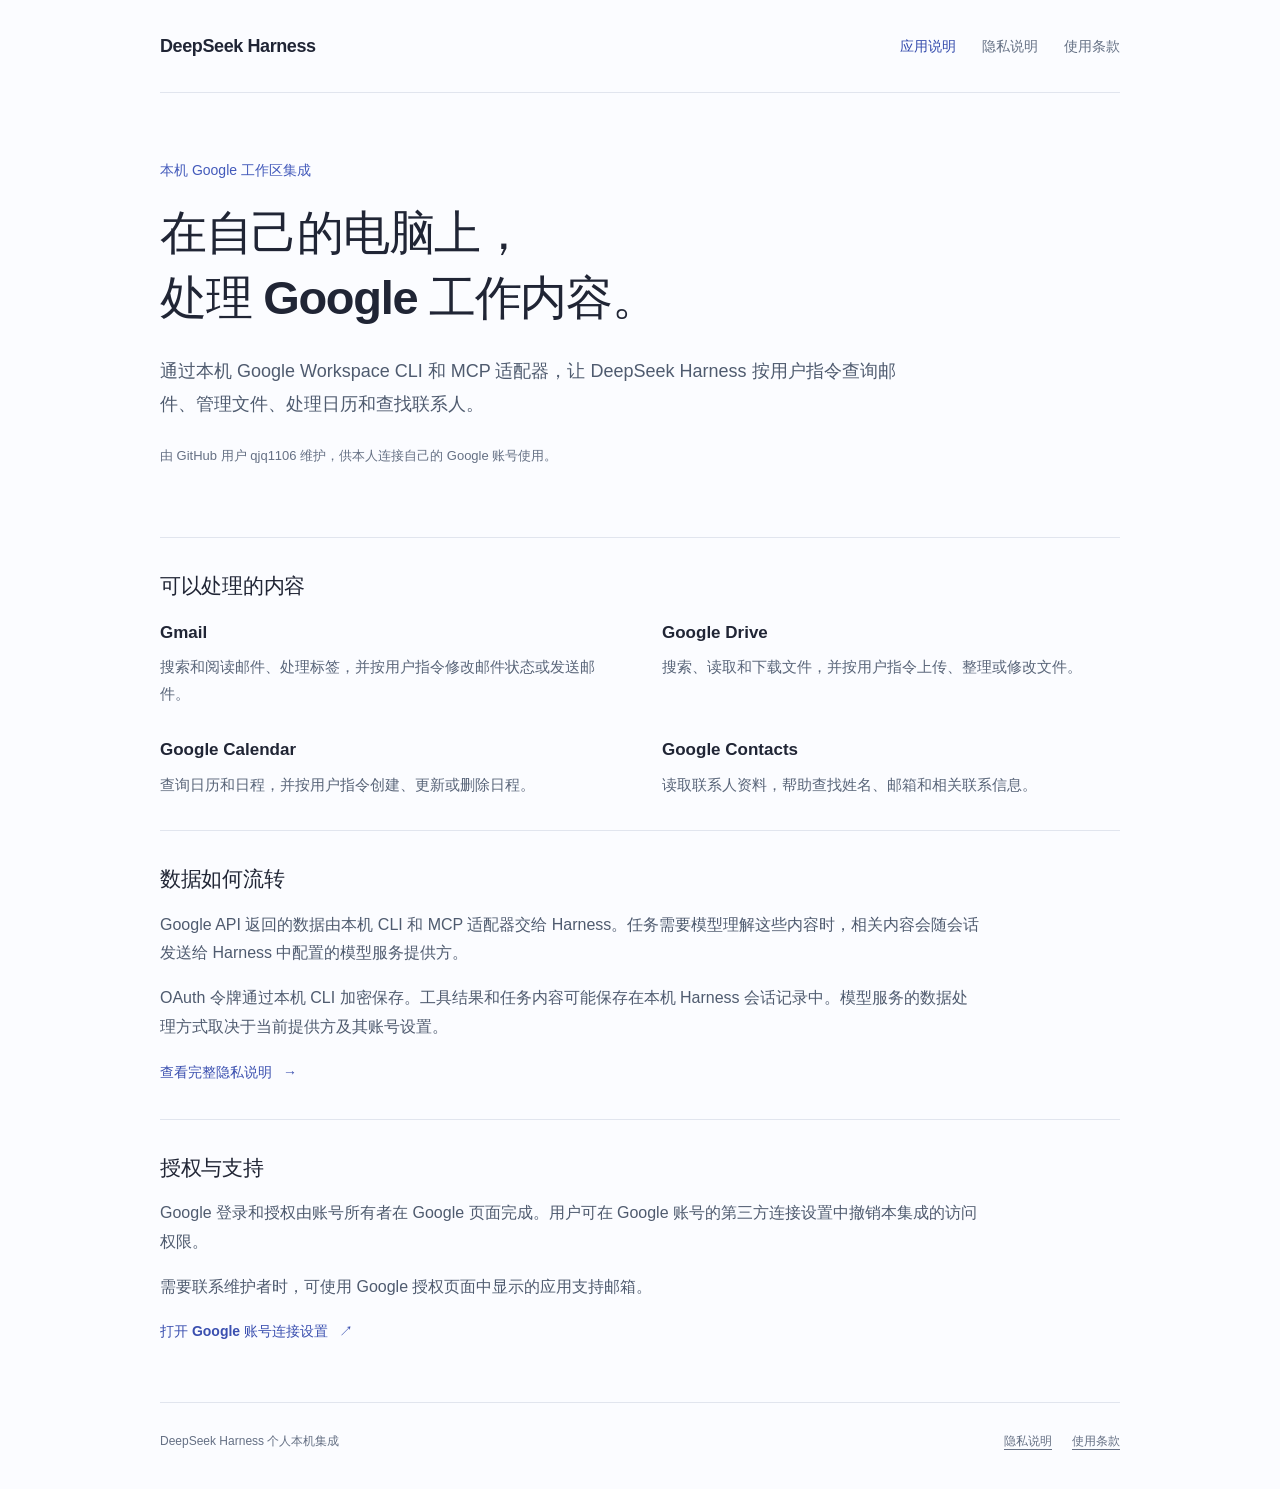
<file: index.html>
<!doctype html>
<html lang="zh-CN">
<head>
  <meta charset="utf-8">
  <meta name="viewport" content="width=device-width, initial-scale=1">
  <meta name="google-site-verification" content="1TiENGOuxRQrVA6I0W_1LxdgmCmtkkkemmVEjH2wbAE">
  <meta name="description" content="DeepSeek Harness 个人本机 Google 工作区集成的功能、权限和数据处理说明。">
  <title>DeepSeek Harness · 本机 Google 工作区集成</title>
  <link rel="stylesheet" href="styles.css">
</head>
<body>
  <a class="skip" href="#main">跳到正文</a>
  <header class="header wrap">
    <a class="brand" href="index.html">DeepSeek Harness</a>
    <nav aria-label="页面导航">
      <a href="index.html" aria-current="page">应用说明</a>
      <a href="privacy.html">隐私说明</a>
      <a href="terms.html">使用条款</a>
    </nav>
  </header>
  <main id="main" class="wrap">
    <section class="intro">
      <p class="eyebrow">本机 Google 工作区集成</p>
      <h1>在自己的电脑上，<br>处理 Google 工作内容。</h1>
      <p class="lead">通过本机 Google Workspace CLI 和 MCP 适配器，让 DeepSeek Harness 按用户指令查询邮件、管理文件、处理日历和查找联系人。</p>
      <p class="maintainer">由 GitHub 用户 qjq1106 维护，供本人连接自己的 Google 账号使用。</p>
    </section>

    <section class="section" aria-labelledby="features">
      <h2 id="features">可以处理的内容</h2>
      <dl class="services">
        <div><dt>Gmail</dt><dd>搜索和阅读邮件、处理标签，并按用户指令修改邮件状态或发送邮件。</dd></div>
        <div><dt>Google Drive</dt><dd>搜索、读取和下载文件，并按用户指令上传、整理或修改文件。</dd></div>
        <div><dt>Google Calendar</dt><dd>查询日历和日程，并按用户指令创建、更新或删除日程。</dd></div>
        <div><dt>Google Contacts</dt><dd>读取联系人资料，帮助查找姓名、邮箱和相关联系信息。</dd></div>
      </dl>
    </section>

    <section class="section" aria-labelledby="flow">
      <h2 id="flow">数据如何流转</h2>
      <p>Google API 返回的数据由本机 CLI 和 MCP 适配器交给 Harness。任务需要模型理解这些内容时，相关内容会随会话发送给 Harness 中配置的模型服务提供方。</p>
      <p>OAuth 令牌通过本机 CLI 加密保存。工具结果和任务内容可能保存在本机 Harness 会话记录中。模型服务的数据处理方式取决于当前提供方及其账号设置。</p>
      <a class="text-link" href="privacy.html">查看完整隐私说明 <span aria-hidden="true">→</span></a>
    </section>

    <section class="section" aria-labelledby="access">
      <h2 id="access">授权与支持</h2>
      <p>Google 登录和授权由账号所有者在 Google 页面完成。用户可在 Google 账号的第三方连接设置中撤销本集成的访问权限。</p>
      <p>需要联系维护者时，可使用 Google 授权页面中显示的应用支持邮箱。</p>
      <a class="text-link" href="https://myaccount.google.com/connections">打开 Google 账号连接设置 <span aria-hidden="true">↗</span></a>
    </section>
  </main>
  <footer class="footer wrap">
    <p>DeepSeek Harness 个人本机集成</p>
    <div><a href="privacy.html">隐私说明</a><a href="terms.html">使用条款</a></div>
  </footer>
</body>
</html>
</file>
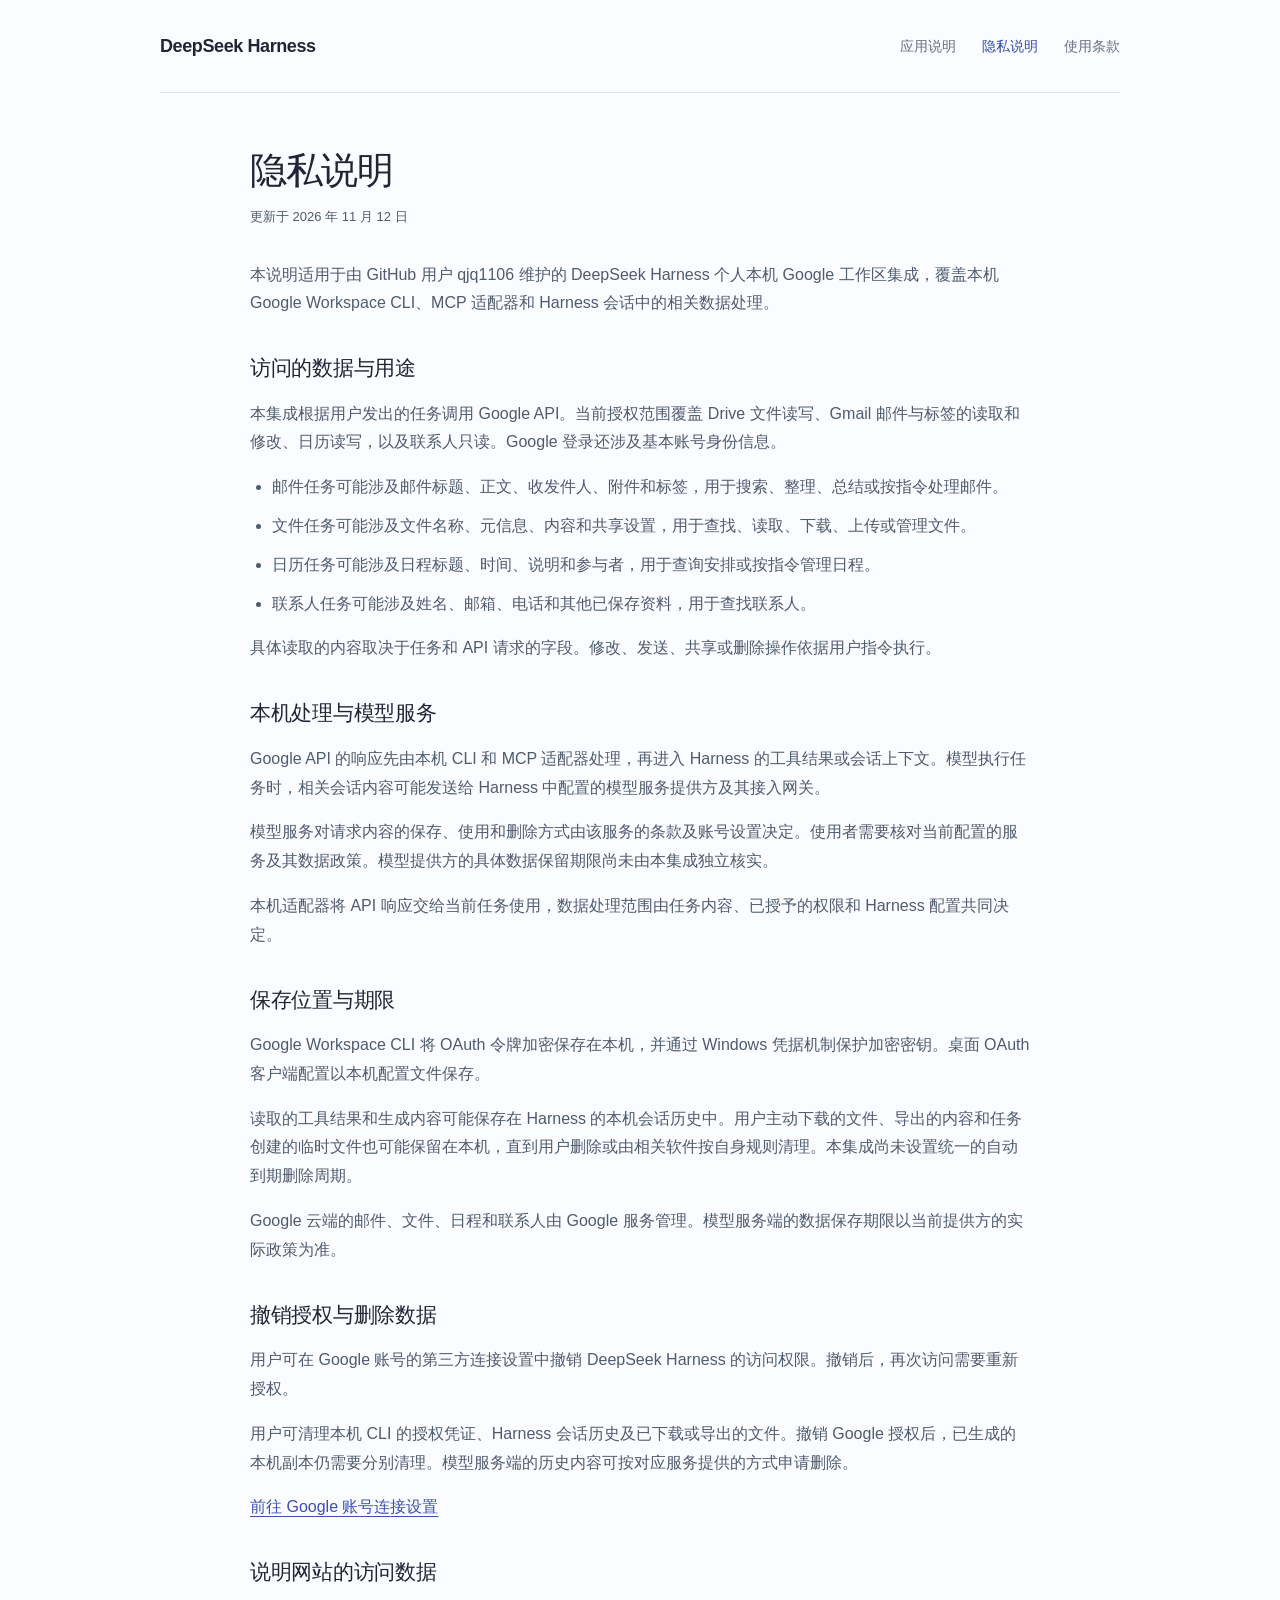
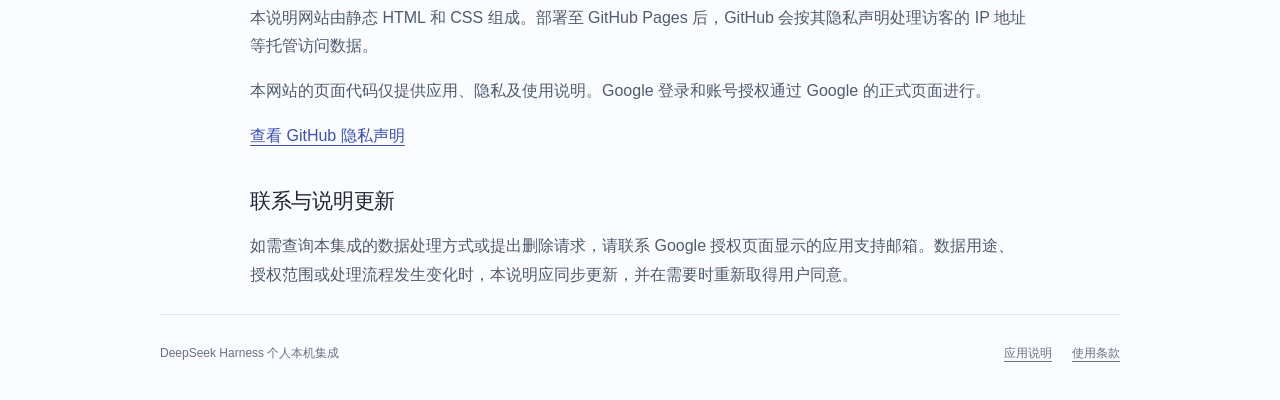
<file: privacy.html>
<!doctype html>
<html lang="zh-CN">
<head>
  <meta charset="utf-8">
  <meta name="viewport" content="width=device-width, initial-scale=1">
  <meta name="description" content="DeepSeek Harness 本机 Google 集成如何访问、使用、存储和传输 Google 用户数据。">
  <title>隐私说明 · DeepSeek Harness</title>
  <link rel="stylesheet" href="styles.css">
</head>
<body>
  <a class="skip" href="#main">跳到正文</a>
  <header class="header wrap">
    <a class="brand" href="index.html">DeepSeek Harness</a>
    <nav aria-label="页面导航">
      <a href="index.html">应用说明</a><a href="privacy.html" aria-current="page">隐私说明</a><a href="terms.html">使用条款</a>
    </nav>
  </header>
  <main id="main" class="wrap document">
    <h1>隐私说明</h1>
    <p class="updated">更新于 2026 年 11 月 12 日</p>
    <p>本说明适用于由 GitHub 用户 qjq1106 维护的 DeepSeek Harness 个人本机 Google 工作区集成，覆盖本机 Google Workspace CLI、MCP 适配器和 Harness 会话中的相关数据处理。</p>

    <section aria-labelledby="data"><h2 id="data">访问的数据与用途</h2>
      <p>本集成根据用户发出的任务调用 Google API。当前授权范围覆盖 Drive 文件读写、Gmail 邮件与标签的读取和修改、日历读写，以及联系人只读。Google 登录还涉及基本账号身份信息。</p>
      <ul>
        <li>邮件任务可能涉及邮件标题、正文、收发件人、附件和标签，用于搜索、整理、总结或按指令处理邮件。</li>
        <li>文件任务可能涉及文件名称、元信息、内容和共享设置，用于查找、读取、下载、上传或管理文件。</li>
        <li>日历任务可能涉及日程标题、时间、说明和参与者，用于查询安排或按指令管理日程。</li>
        <li>联系人任务可能涉及姓名、邮箱、电话和其他已保存资料，用于查找联系人。</li>
      </ul>
      <p>具体读取的内容取决于任务和 API 请求的字段。修改、发送、共享或删除操作依据用户指令执行。</p>
    </section>

    <section aria-labelledby="processing"><h2 id="processing">本机处理与模型服务</h2>
      <p>Google API 的响应先由本机 CLI 和 MCP 适配器处理，再进入 Harness 的工具结果或会话上下文。模型执行任务时，相关会话内容可能发送给 Harness 中配置的模型服务提供方及其接入网关。</p>
      <p>模型服务对请求内容的保存、使用和删除方式由该服务的条款及账号设置决定。使用者需要核对当前配置的服务及其数据政策。模型提供方的具体数据保留期限尚未由本集成独立核实。</p>
      <p>本机适配器将 API 响应交给当前任务使用，数据处理范围由任务内容、已授予的权限和 Harness 配置共同决定。</p>
    </section>

    <section aria-labelledby="storage"><h2 id="storage">保存位置与期限</h2>
      <p>Google Workspace CLI 将 OAuth 令牌加密保存在本机，并通过 Windows 凭据机制保护加密密钥。桌面 OAuth 客户端配置以本机配置文件保存。</p>
      <p>读取的工具结果和生成内容可能保存在 Harness 的本机会话历史中。用户主动下载的文件、导出的内容和任务创建的临时文件也可能保留在本机，直到用户删除或由相关软件按自身规则清理。本集成尚未设置统一的自动到期删除周期。</p>
      <p>Google 云端的邮件、文件、日程和联系人由 Google 服务管理。模型服务端的数据保存期限以当前提供方的实际政策为准。</p>
    </section>

    <section aria-labelledby="control"><h2 id="control">撤销授权与删除数据</h2>
      <p>用户可在 Google 账号的第三方连接设置中撤销 DeepSeek Harness 的访问权限。撤销后，再次访问需要重新授权。</p>
      <p>用户可清理本机 CLI 的授权凭证、Harness 会话历史及已下载或导出的文件。撤销 Google 授权后，已生成的本机副本仍需要分别清理。模型服务端的历史内容可按对应服务提供的方式申请删除。</p>
      <p><a href="https://myaccount.google.com/connections">前往 Google 账号连接设置</a></p>
    </section>

    <section aria-labelledby="website"><h2 id="website">说明网站的访问数据</h2>
      <p>本说明网站由静态 HTML 和 CSS 组成。部署至 GitHub Pages 后，GitHub 会按其隐私声明处理访客的 IP 地址等托管访问数据。</p>
      <p>本网站的页面代码仅提供应用、隐私及使用说明。Google 登录和账号授权通过 Google 的正式页面进行。</p>
      <p><a href="https://docs.github.com/en/site-policy/privacy-policies/github-general-privacy-statement">查看 GitHub 隐私声明</a></p>
    </section>

    <section aria-labelledby="contact"><h2 id="contact">联系与说明更新</h2>
      <p>如需查询本集成的数据处理方式或提出删除请求，请联系 Google 授权页面显示的应用支持邮箱。数据用途、授权范围或处理流程发生变化时，本说明应同步更新，并在需要时重新取得用户同意。</p>
    </section>
  </main>
  <footer class="footer wrap"><p>DeepSeek Harness 个人本机集成</p><div><a href="index.html">应用说明</a><a href="terms.html">使用条款</a></div></footer>
</body>
</html>
</file>
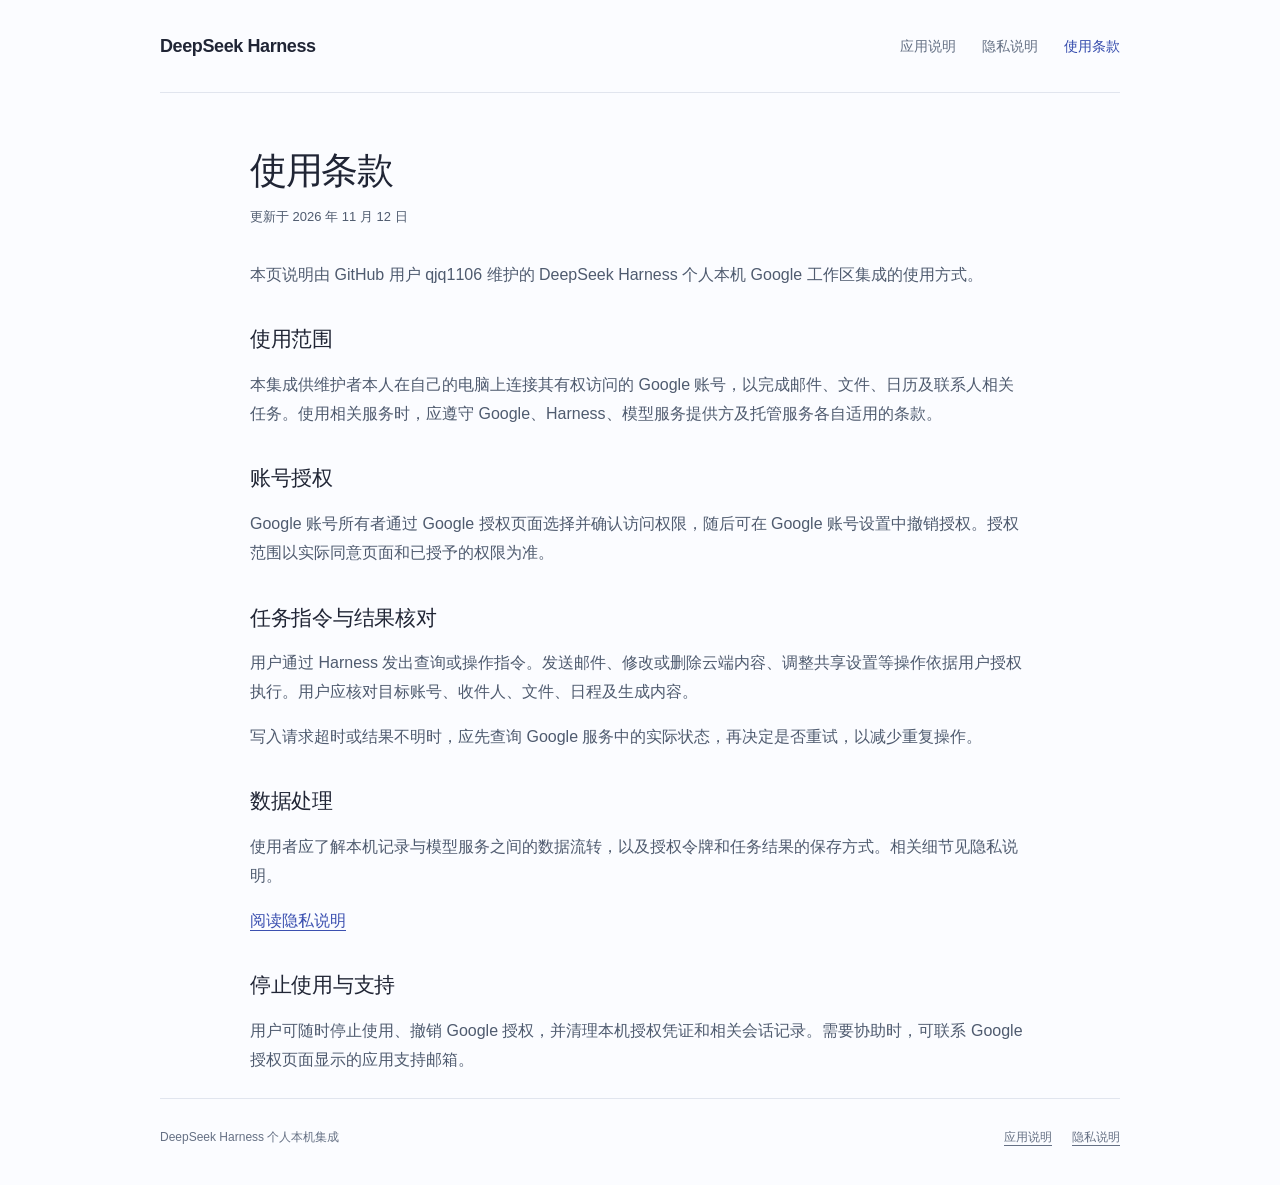
<file: terms.html>
<!doctype html>
<html lang="zh-CN">
<head>
  <meta charset="utf-8">
  <meta name="viewport" content="width=device-width, initial-scale=1">
  <meta name="description" content="DeepSeek Harness 个人本机 Google 工作区集成的使用范围、授权和操作说明。">
  <title>使用条款 · DeepSeek Harness</title>
  <link rel="stylesheet" href="styles.css">
</head>
<body>
  <a class="skip" href="#main">跳到正文</a>
  <header class="header wrap">
    <a class="brand" href="index.html">DeepSeek Harness</a>
    <nav aria-label="页面导航"><a href="index.html">应用说明</a><a href="privacy.html">隐私说明</a><a href="terms.html" aria-current="page">使用条款</a></nav>
  </header>
  <main id="main" class="wrap document">
    <h1>使用条款</h1>
    <p class="updated">更新于 2026 年 11 月 12 日</p>
    <p>本页说明由 GitHub 用户 qjq1106 维护的 DeepSeek Harness 个人本机 Google 工作区集成的使用方式。</p>
    <section><h2>使用范围</h2><p>本集成供维护者本人在自己的电脑上连接其有权访问的 Google 账号，以完成邮件、文件、日历及联系人相关任务。使用相关服务时，应遵守 Google、Harness、模型服务提供方及托管服务各自适用的条款。</p></section>
    <section><h2>账号授权</h2><p>Google 账号所有者通过 Google 授权页面选择并确认访问权限，随后可在 Google 账号设置中撤销授权。授权范围以实际同意页面和已授予的权限为准。</p></section>
    <section><h2>任务指令与结果核对</h2><p>用户通过 Harness 发出查询或操作指令。发送邮件、修改或删除云端内容、调整共享设置等操作依据用户授权执行。用户应核对目标账号、收件人、文件、日程及生成内容。</p><p>写入请求超时或结果不明时，应先查询 Google 服务中的实际状态，再决定是否重试，以减少重复操作。</p></section>
    <section><h2>数据处理</h2><p>使用者应了解本机记录与模型服务之间的数据流转，以及授权令牌和任务结果的保存方式。相关细节见隐私说明。</p><p><a href="privacy.html">阅读隐私说明</a></p></section>
    <section><h2>停止使用与支持</h2><p>用户可随时停止使用、撤销 Google 授权，并清理本机授权凭证和相关会话记录。需要协助时，可联系 Google 授权页面显示的应用支持邮箱。</p></section>
  </main>
  <footer class="footer wrap"><p>DeepSeek Harness 个人本机集成</p><div><a href="index.html">应用说明</a><a href="privacy.html">隐私说明</a></div></footer>
</body>
</html>
</file>
<file: styles.css>
:root {
  color-scheme: light;
  font-family: Inter, "Microsoft YaHei UI", "Microsoft YaHei", sans-serif;
  color: #202535;
  background: #fbfcff;
  line-height: 1.8;
  font-synthesis: none;
}
* { box-sizing: border-box; }
body { margin: 0; }
a { color: #3b50b0; text-underline-offset: 4px; }
a:hover { color: #1d318e; }
a:focus-visible { outline: 3px solid #5068d0; outline-offset: 5px; border-radius: 2px; }
.wrap { width: min(960px, calc(100% - 64px)); margin-inline: auto; }
.skip { position: absolute; top: -80px; left: 20px; padding: 10px; background: white; }
.skip:focus { top: 12px; z-index: 1; }
.header { display: flex; align-items: center; justify-content: space-between; gap: 24px; padding-block: 30px; border-bottom: 1px solid #e1e5ee; }
.brand { color: #202535; font-size: 18px; font-weight: 750; letter-spacing: -0.4px; text-decoration: none; }
nav { display: flex; gap: 26px; font-size: 14px; }
nav a { color: #647084; text-decoration: none; }
nav a[aria-current] { color: #334aac; font-weight: 700; }
.intro { padding: 65px 0 54px; max-width: 770px; }
.eyebrow { color: #435abb; font-size: 14px; margin: 0 0 16px; }
h1 { font-size: clamp(32px, 4vw, 47px); line-height: 1.4; letter-spacing: -1.3px; margin: 0 0 24px; font-weight: 750; }
.lead { font-size: 18px; color: #4f5b6f; max-width: 740px; margin: 0; }
.maintainer { font-size: 13px; color: #657084; margin-top: 24px; }
.section { border-top: 1px solid #e1e5ee; padding: 32px 0; }
h2 { font-size: 21px; line-height: 1.5; margin: 0 0 16px; letter-spacing: -0.3px; }
p { margin: 0 0 16px; }
.section p { max-width: 820px; color: #4f5b6f; }
.services { margin: 0; display: grid; grid-template-columns: 1fr 1fr; column-gap: 44px; row-gap: 28px; }
.services dt { font-size: 17px; font-weight: 700; margin-bottom: 5px; }
.services dd { margin: 0; color: #596579; font-size: 15px; }
.text-link { display: inline-block; font-size: 14px; font-weight: 650; text-decoration: none; }
.text-link span { margin-left: 7px; }
.footer { margin-top: 24px; padding-block: 28px 36px; border-top: 1px solid #e1e5ee; display: flex; justify-content: space-between; gap: 16px; font-size: 12px; color: #657084; }
.footer p { margin: 0; }
.footer div { display: flex; gap: 20px; }
.footer a { color: #657084; }
.document { max-width: 780px; padding-top: 52px; }
.document h1 { font-size: 37px; margin-bottom: 8px; }
.updated { font-size: 13px; color: #657084; margin-bottom: 32px; }
.document section { margin-top: 34px; }
.document p, .document li { color: #4f5b6f; }
.document ul { padding-left: 22px; }
.document li { margin-bottom: 10px; }
/* 窄屏使用单列与可换行导航，保持长篇说明和键盘链接易读。 */
@media (max-width: 620px) {
  .wrap { width: calc(100% - 40px); }
  .header { align-items: flex-start; flex-direction: column; gap: 12px; padding-block: 20px; }
  nav { flex-wrap: wrap; gap: 22px; }
  .intro { padding-block: 40px; }
  h1 { letter-spacing: -0.7px; }
  .lead { font-size: 16px; }
  .services { grid-template-columns: 1fr; row-gap: 22px; }
  .footer { flex-direction: column; gap: 8px; }
  .document { padding-top: 35px; }
  .document h1 { font-size: 30px; }
}
</file>
